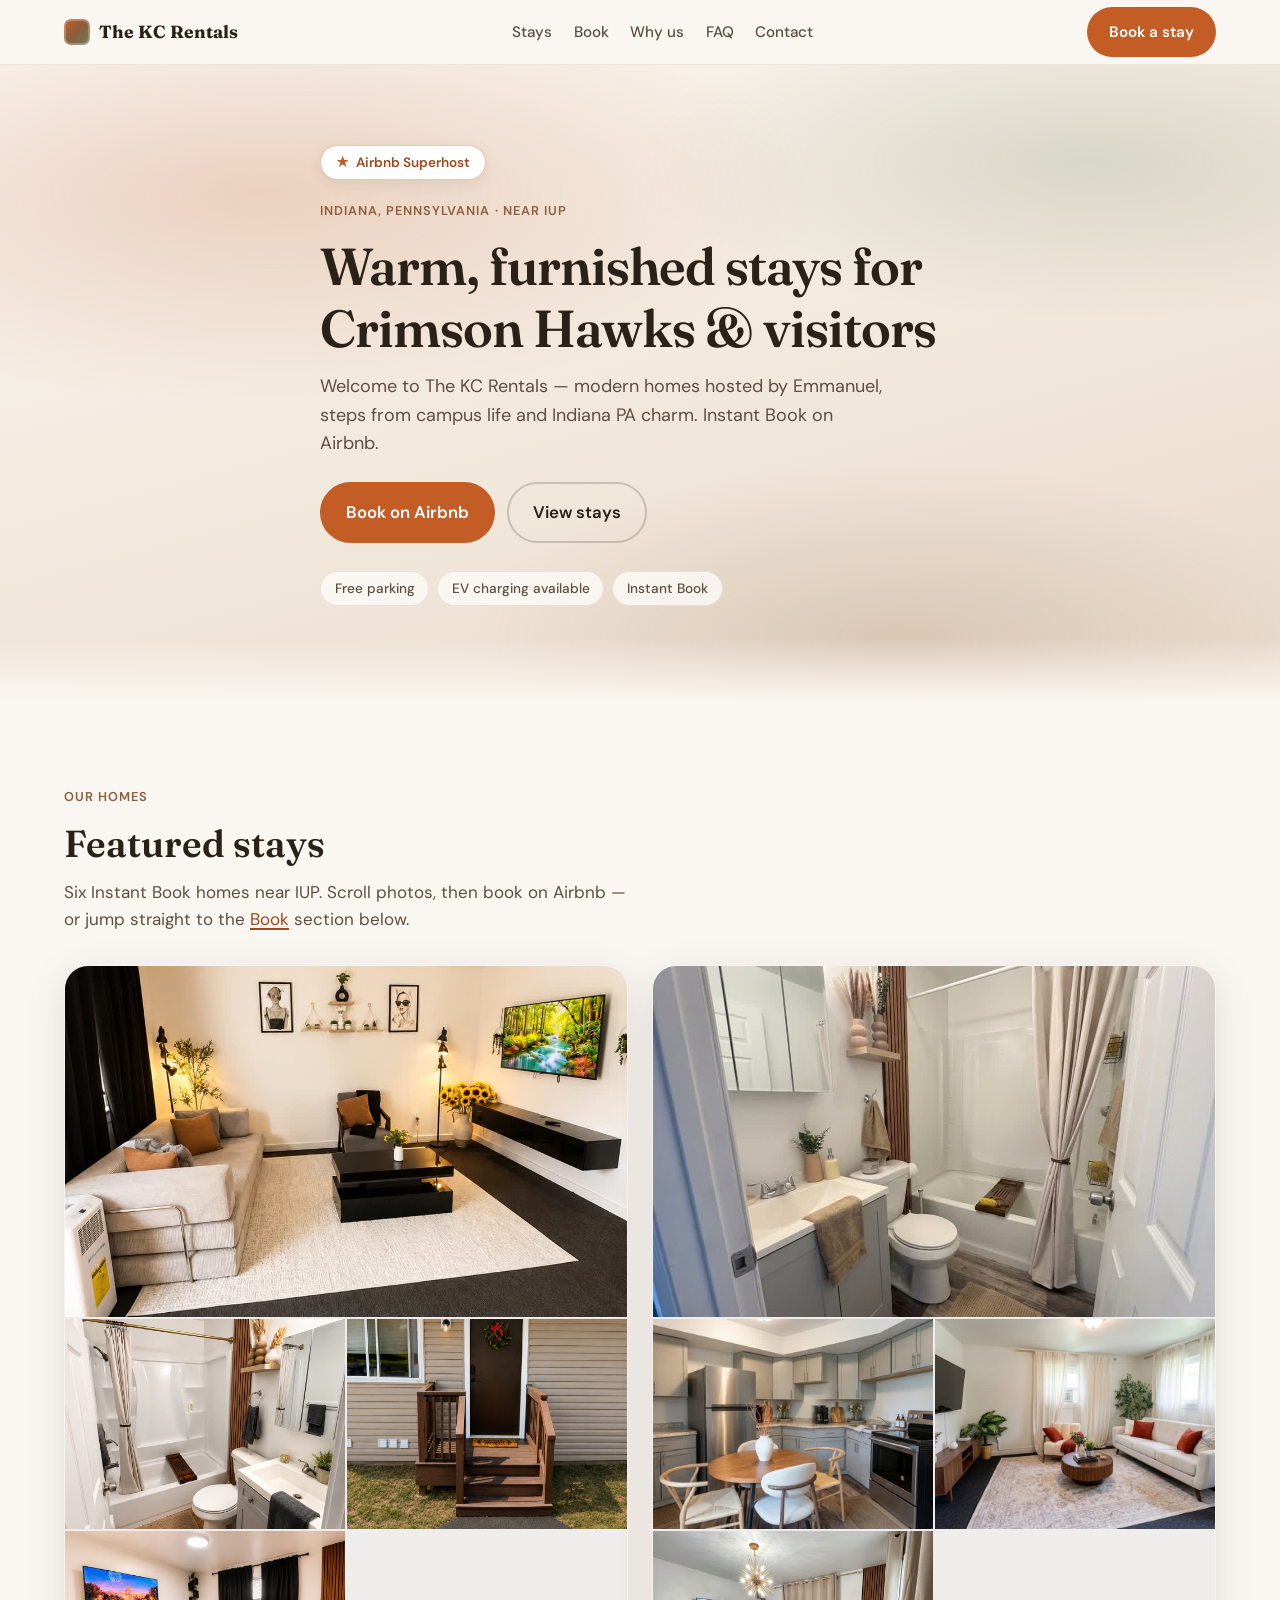
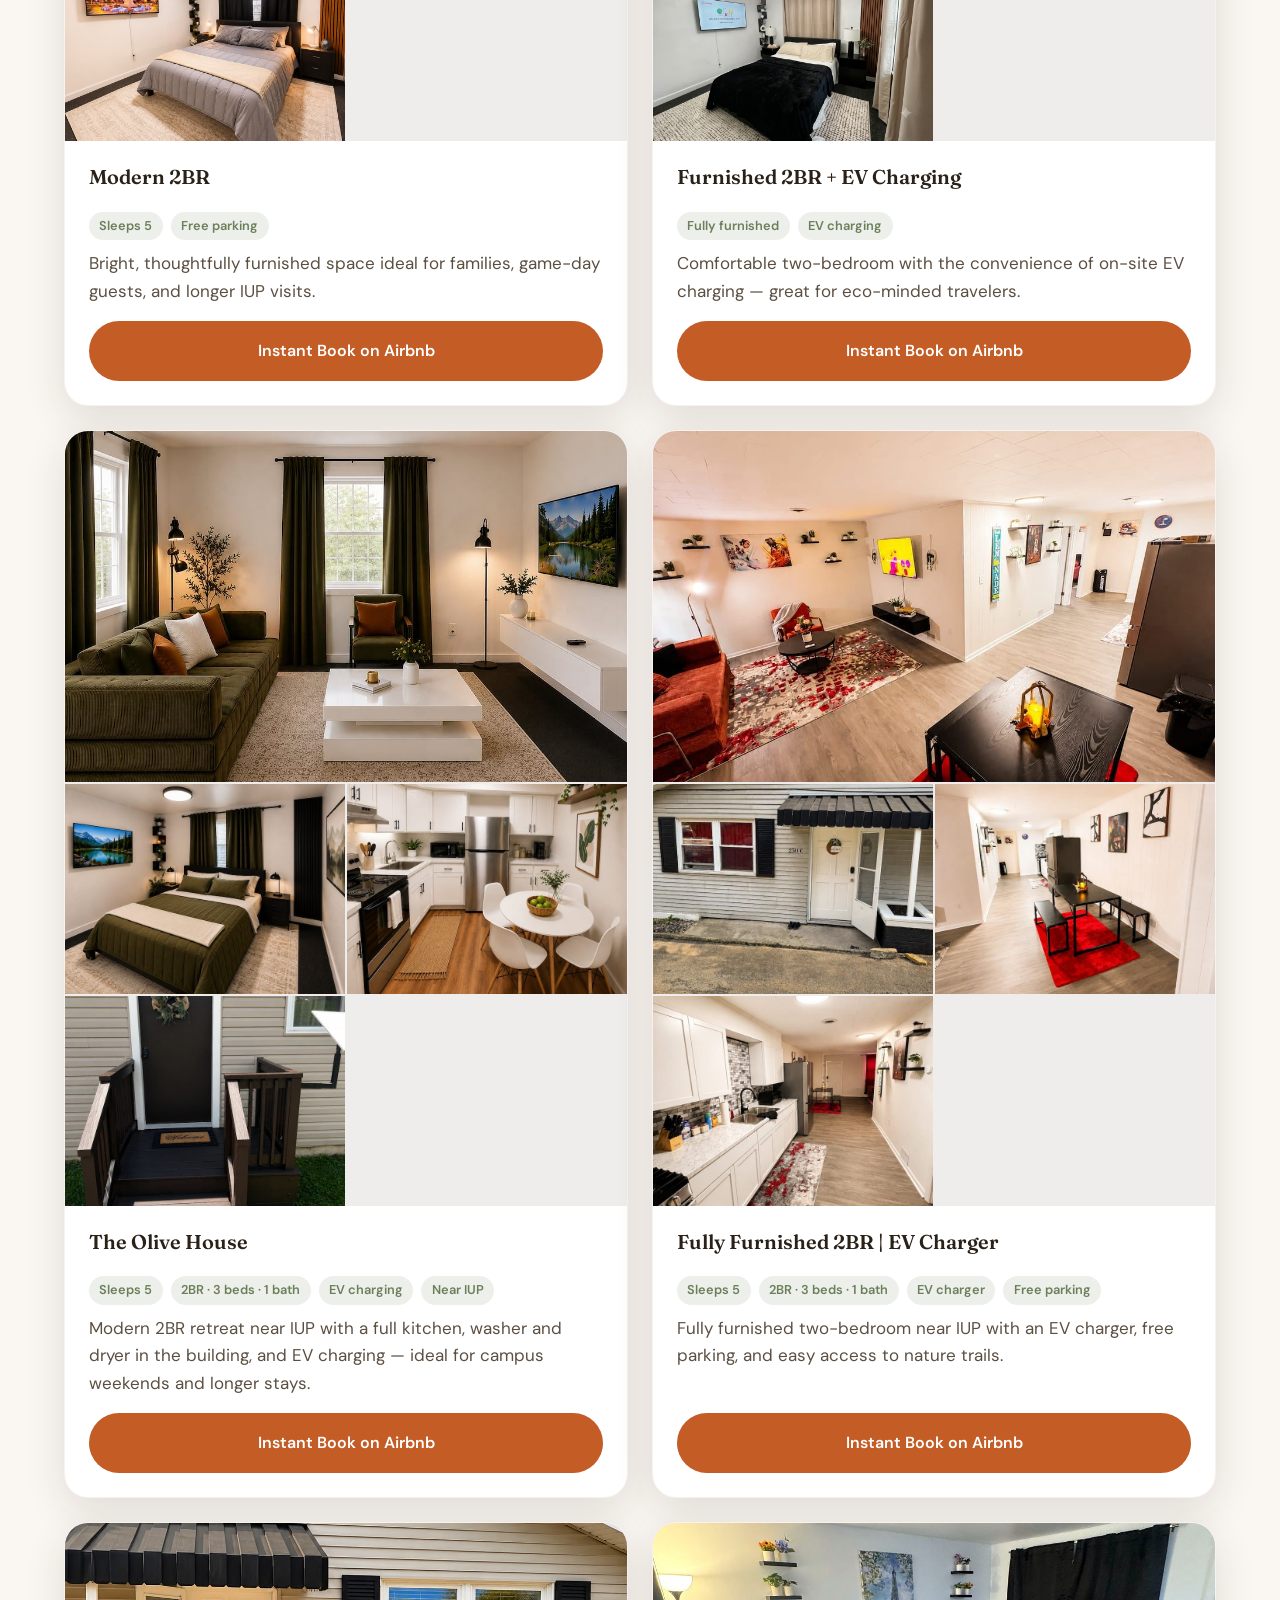
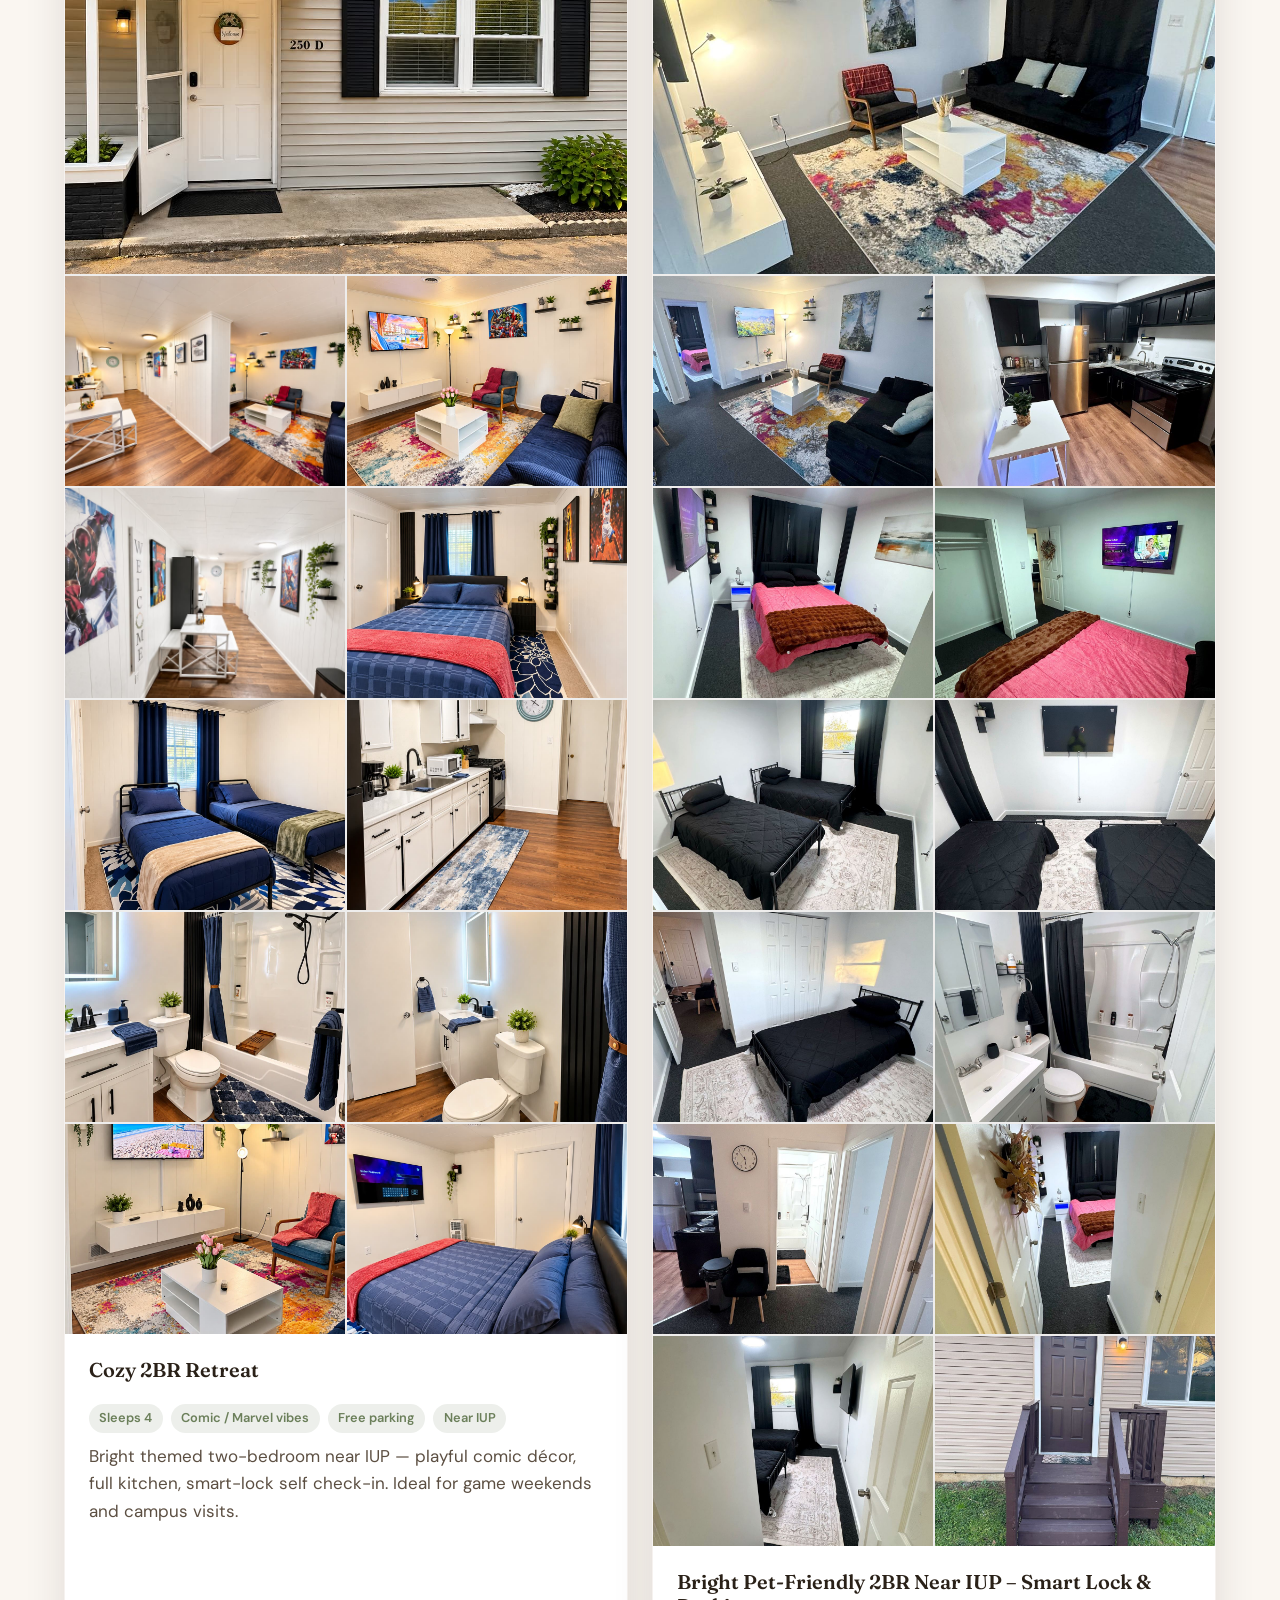
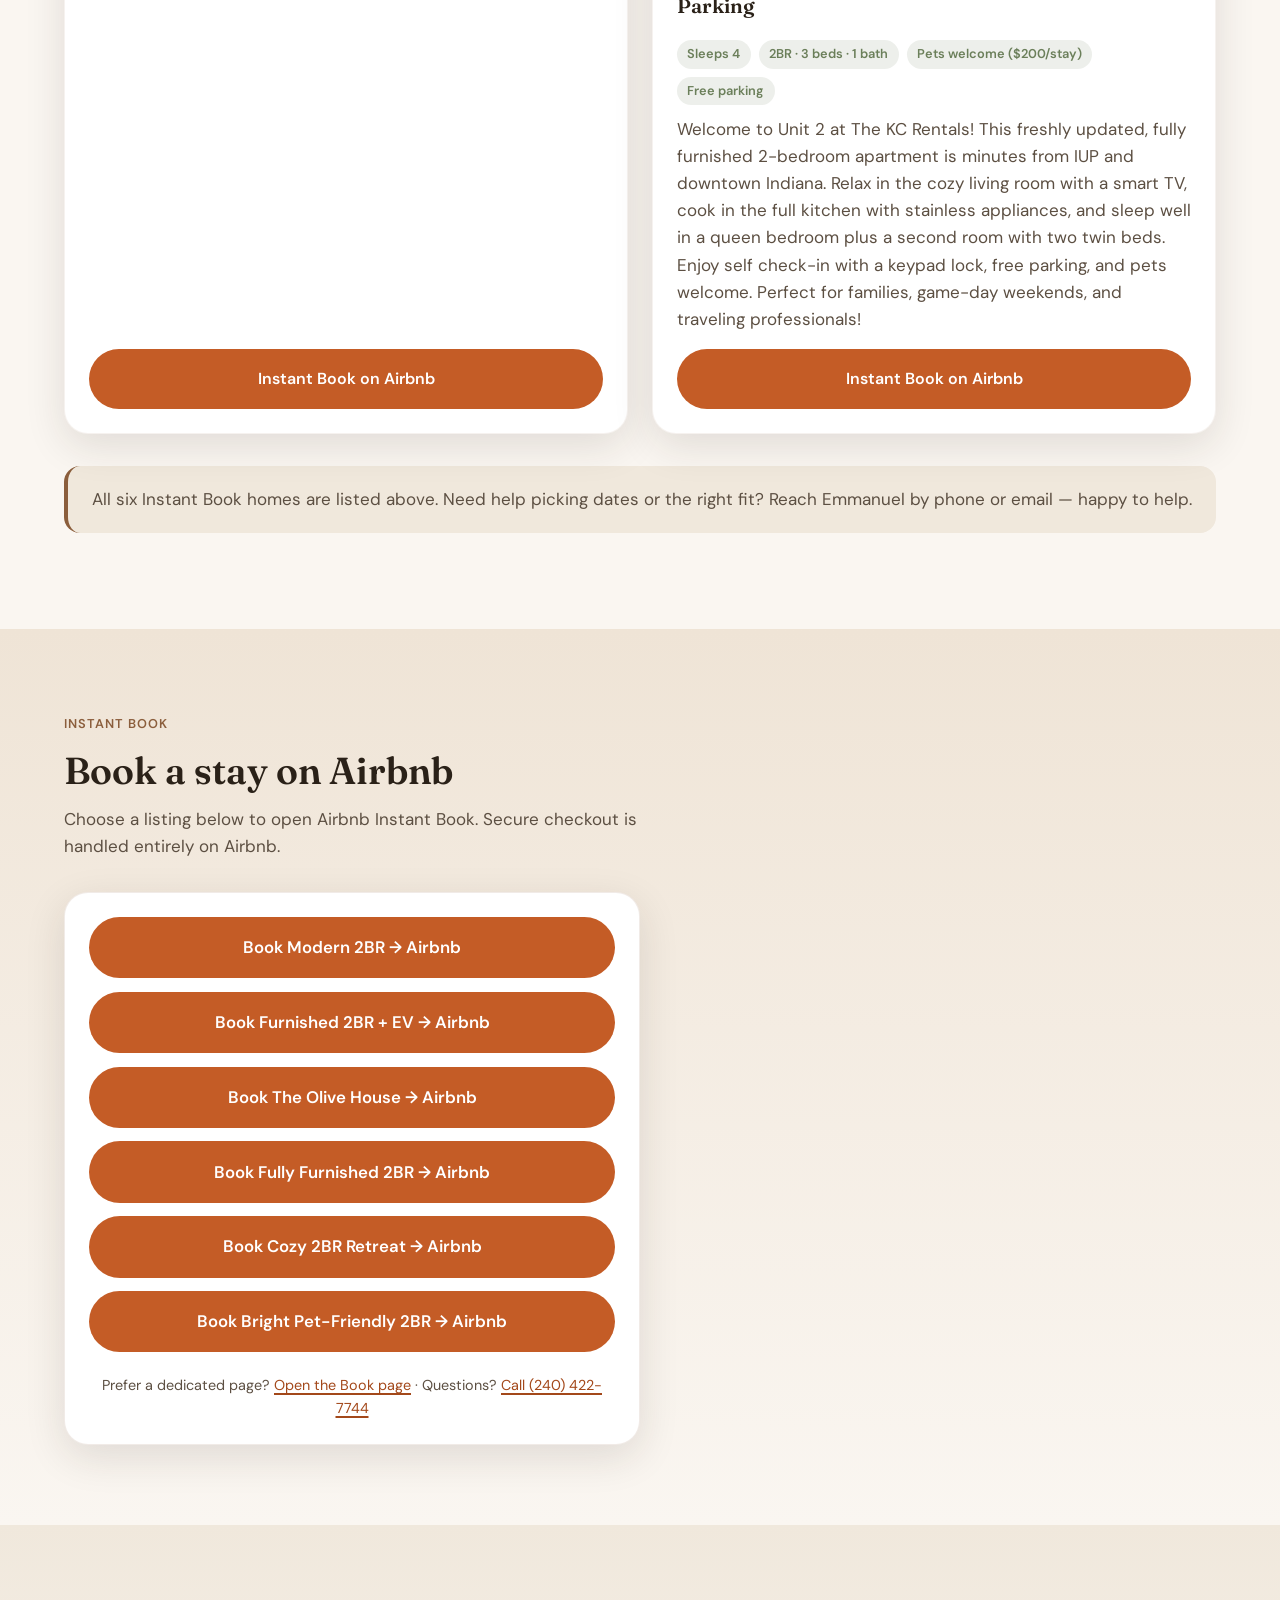
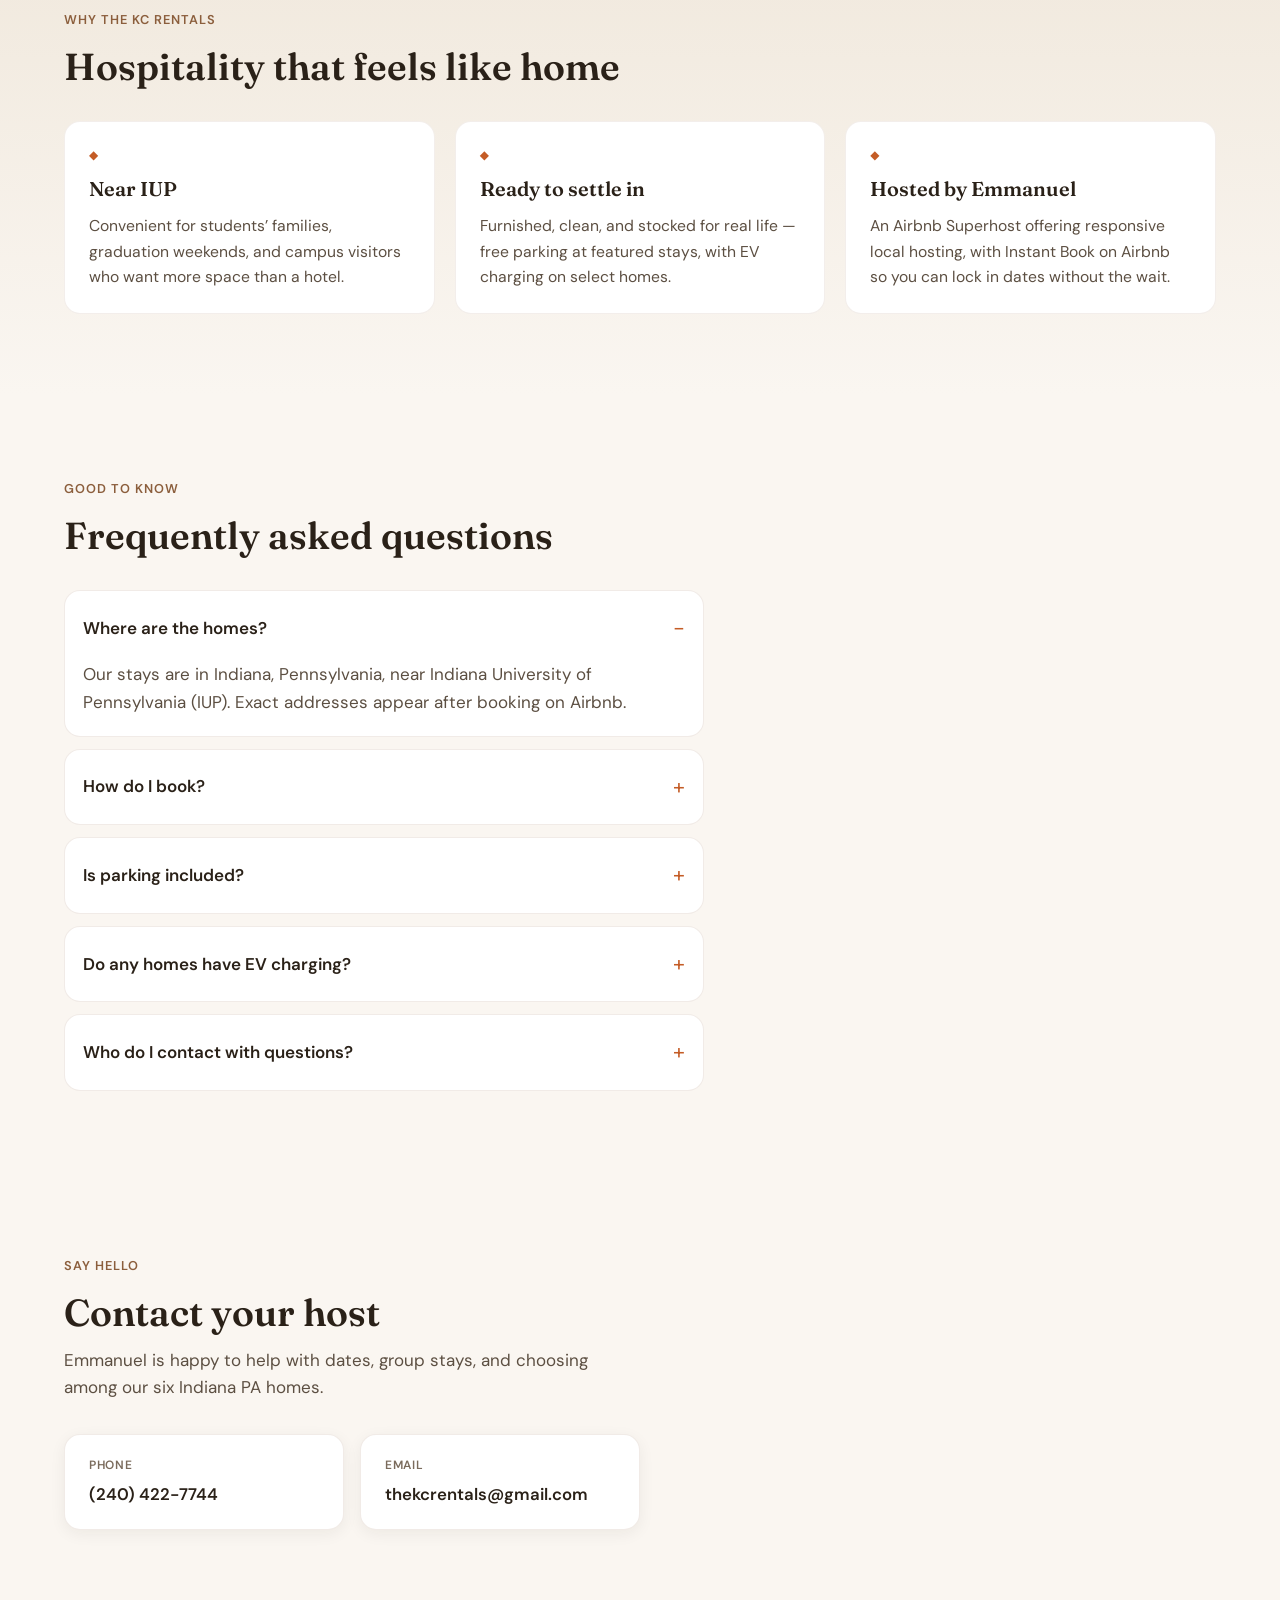
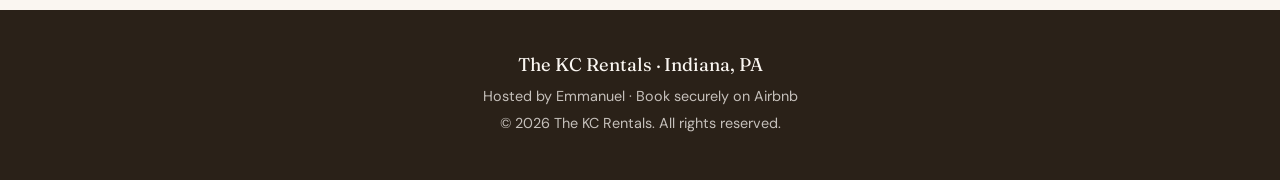
<file: index.html>
<!DOCTYPE html>
<html lang="en">
<head>
  <meta charset="UTF-8" />
  <meta name="viewport" content="width=device-width, initial-scale=1" />
  <title>The KC Rentals | Furnished Stays Near IUP · Indiana, PA</title>
  <meta name="description" content="The KC Rentals — modern furnished homes near IUP in Indiana, PA. Instant Book on Airbnb. Hosted by Emmanuel. Free parking, EV charging, and more." />
  <meta name="theme-color" content="#8B4513" />
  <link rel="preconnect" href="https://fonts.googleapis.com" />
  <link rel="preconnect" href="https://fonts.gstatic.com" crossorigin />
  <link href="https://fonts.googleapis.com/css2?family=DM+Sans:ital,opsz,wght@0,9..40,400;0,9..40,500;0,9..40,600;0,9..40,700;1,9..40,400&family=Fraunces:opsz,wght@9..144,500;9..144,600;9..144,700&display=swap" rel="stylesheet" />
  <link rel="stylesheet" href="styles.css" />
</head>
<body>
  <a class="skip-link" href="#main">Skip to content</a>

  <header class="site-header">
    <div class="container header-inner">
      <a class="logo" href="#top" aria-label="The KC Rentals home">
        <span class="logo-mark" aria-hidden="true"></span>
        <span class="logo-text">The KC Rentals</span>
      </a>
      <nav class="nav" aria-label="Primary">
        <a href="#stays">Stays</a>
        <a href="#book">Book</a>
        <a href="#why">Why us</a>
        <a href="#faq">FAQ</a>
        <a href="#contact">Contact</a>
      </nav>
      <a class="btn btn-primary header-cta" href="#book">Book a stay</a>
    </div>
  </header>

  <main id="main">
    <section class="hero" id="top">
      <div class="hero-bg" aria-hidden="true"></div>
      <div class="container hero-content">
        <p class="superhost-badge"><span class="superhost-star" aria-hidden="true">★</span> Airbnb Superhost</p>
        <p class="eyebrow">Indiana, Pennsylvania · Near IUP</p>
        <h1>Warm, furnished stays for Crimson Hawks &amp; visitors</h1>
        <p class="lead">
          Welcome to The KC Rentals — modern homes hosted by Emmanuel, steps from campus life and Indiana PA charm. Instant Book on Airbnb.
        </p>
        <div class="hero-actions">
          <a class="btn btn-primary btn-lg" href="#book">Book on Airbnb</a>
          <a class="btn btn-ghost btn-lg" href="#stays">View stays</a>
        </div>
        <ul class="hero-pills" aria-label="Highlights">
          <li>Free parking</li>
          <li>EV charging available</li>
          <li>Instant Book</li>
        </ul>
      </div>
    </section>

    <section class="stays section" id="stays">
      <div class="container">
        <header class="section-header">
          <p class="eyebrow">Our homes</p>
          <h2>Featured stays</h2>
          <p class="section-intro">Six Instant Book homes near IUP. Scroll photos, then book on Airbnb — or jump straight to the <a href="#book">Book</a> section below.</p>
        </header>

        <div class="stays-grid">
          <article class="stay-card" id="modern-2br">
            <div class="stay-gallery" aria-label="Photos of Modern 2BR">
              <img src="images/modern-1.jpg" width="1000" height="1333" alt="Modern 2BR living room with gray sectional sofa, black coffee table, and wall-mounted TV" loading="eager" />
              <img src="images/modern-2.jpg" width="1000" height="1333" alt="Modern 2BR bathroom with wood accent wall, gray vanity, and bathtub" loading="lazy" />
              <img src="images/modern-3.jpg" width="1000" height="1333" alt="Modern 2BR front entrance with porch steps and unit door" loading="lazy" />
              <img src="images/modern-4.jpg" width="1000" height="1333" alt="Modern 2BR bedroom with gray quilted bedding, black nightstands, and wall-mounted TV" loading="lazy" />
            </div>
            <div class="stay-body">
              <h3>Modern 2BR</h3>
              <ul class="stay-meta">
                <li>Sleeps 5</li>
                <li>Free parking</li>
              </ul>
              <p>Bright, thoughtfully furnished space ideal for families, game-day guests, and longer IUP visits.</p>
              <a class="btn btn-primary btn-block btn-book"
                 href="https://www.airbnb.com/rooms/1725747304300638396"
                 target="_blank"
                 rel="noopener noreferrer">
                Instant Book on Airbnb
              </a>
            </div>
          </article>

          <article class="stay-card" id="furnished-2br">
            <div class="stay-gallery" aria-label="Photos of Furnished 2BR with EV charging">
              <img src="images/furnished-1.jpg" width="1000" height="1333" alt="Furnished 2BR bathroom with gray vanity, wood accent panel, and bathtub tray" loading="eager" />
              <img src="images/furnished-2.jpg" width="1000" height="1333" alt="Furnished 2BR kitchen and dining area with stainless appliances and round wood table" loading="lazy" />
              <img src="images/furnished-3.jpg" width="1000" height="1333" alt="Furnished 2BR living room with cream sofa, round wood coffee table, and wall-mounted TV" loading="lazy" />
              <img src="images/furnished-4.jpg" width="1000" height="1333" alt="Furnished 2BR bedroom with gold chandelier, black bedding, and wood accent wall" loading="lazy" />
            </div>
            <div class="stay-body">
              <h3>Furnished 2BR + EV Charging</h3>
              <ul class="stay-meta">
                <li>Fully furnished</li>
                <li>EV charging</li>
              </ul>
              <p>Comfortable two-bedroom with the convenience of on-site EV charging — great for eco-minded travelers.</p>
              <a class="btn btn-primary btn-block btn-book"
                 href="https://www.airbnb.com/rooms/1691664304254164466"
                 target="_blank"
                 rel="noopener noreferrer">
                Instant Book on Airbnb
              </a>
            </div>
          </article>

          <article class="stay-card" id="olive-house">
            <div class="stay-gallery" aria-label="Photos of The Olive House">
              <img src="images/olive-1.jpg" width="960" height="768" alt="The Olive House living room with modern furnishings and warm lighting" loading="lazy" />
              <img src="images/olive-2.jpg" width="720" height="540" alt="The Olive House kitchen and dining area" loading="lazy" />
              <img src="images/olive-3.jpg" width="720" height="900" alt="The Olive House bedroom with cozy bedding" loading="lazy" />
              <img src="images/olive-4.jpg" width="720" height="960" alt="The Olive House bathroom and laundry details" loading="lazy" />
            </div>
            <div class="stay-body">
              <h3>The Olive House</h3>
              <ul class="stay-meta">
                <li>Sleeps 5</li>
                <li>2BR · 3 beds · 1 bath</li>
                <li>EV charging</li>
                <li>Near IUP</li>
              </ul>
              <p>Modern 2BR retreat near IUP with a full kitchen, washer and dryer in the building, and EV charging — ideal for campus weekends and longer stays.</p>
              <a class="btn btn-primary btn-block btn-book"
                 href="https://www.airbnb.com/rooms/1732161385651976965"
                 target="_blank"
                 rel="noopener noreferrer">
                Instant Book on Airbnb
              </a>
            </div>
          </article>

          <article class="stay-card" id="fully-furnished-2br">
            <div class="stay-gallery" aria-label="Photos of Fully Furnished 2BR with EV charger">
              <img src="images/fully-1.jpg" width="960" height="720" alt="Fully Furnished 2BR living space with modern décor" loading="lazy" />
              <img src="images/fully-2.jpg" width="720" height="960" alt="Fully Furnished 2BR bedroom with comfortable bedding" loading="lazy" />
              <img src="images/fully-3.jpg" width="720" height="960" alt="Fully Furnished 2BR kitchen and dining area" loading="lazy" />
              <img src="images/fully-4.jpg" width="720" height="960" alt="Fully Furnished 2BR bathroom and amenities" loading="lazy" />
            </div>
            <div class="stay-body">
              <h3>Fully Furnished 2BR | EV Charger</h3>
              <ul class="stay-meta">
                <li>Sleeps 5</li>
                <li>2BR · 3 beds · 1 bath</li>
                <li>EV charger</li>
                <li>Free parking</li>
              </ul>
              <p>Fully furnished two-bedroom near IUP with an EV charger, free parking, and easy access to nature trails.</p>
              <a class="btn btn-primary btn-block btn-book"
                 href="https://www.airbnb.com/rooms/1753961144362822842"
                 target="_blank"
                 rel="noopener noreferrer">
                Instant Book on Airbnb
              </a>
            </div>
          </article>


          <article class="stay-card" id="cozy-2br-comic">
            <div class="stay-gallery" aria-label="Photos of Cozy 2BR Retreat">
              <img src="images/comic-1.jpg" width="1400" height="1050" alt="Cozy 2BR Retreat exterior entrance labeled 250 D with smart lock" loading="lazy" />
              <img src="images/comic-2.jpg" width="1400" height="1050" alt="Cozy 2BR open living, dining, and kitchen with Marvel art" loading="lazy" />
              <img src="images/comic-3.jpg" width="1400" height="1050" alt="Cozy 2BR living room with navy sofa, colorful rug, and TV" loading="lazy" />
              <img src="images/comic-4.jpg" width="1400" height="1050" alt="Cozy 2BR hallway and dining with comic art and plant shelves" loading="lazy" />
              <img src="images/comic-5.jpg" width="1400" height="1050" alt="Cozy 2BR primary bedroom with queen bed and basketball wall art" loading="lazy" />
              <img src="images/comic-6.jpg" width="1400" height="1050" alt="Cozy 2BR second bedroom with twin beds" loading="lazy" />
              <img src="images/comic-7.jpg" width="1400" height="1050" alt="Cozy 2BR kitchen with white cabinets and appliances" loading="lazy" />
              <img src="images/comic-8.jpg" width="1400" height="1050" alt="Cozy 2BR bathroom with bathtub and shower" loading="lazy" />
              <img src="images/comic-9.jpg" width="1400" height="1050" alt="Cozy 2BR bathroom vanity and toilet" loading="lazy" />
              <img src="images/comic-10.jpg" width="1400" height="1050" alt="Cozy 2BR living room seating and coffee table" loading="lazy" />
              <img src="images/comic-11.jpg" width="1400" height="1050" alt="Cozy 2BR bedroom with TV and blue bedding" loading="lazy" />
            </div>
            <div class="stay-body">
              <h3>Cozy 2BR Retreat</h3>
              <ul class="stay-meta">
                <li>Sleeps 4</li>
                <li>Comic / Marvel vibes</li>
                <li>Free parking</li>
                <li>Near IUP</li>
              </ul>
              <p>Bright themed two-bedroom near IUP — playful comic décor, full kitchen, smart-lock self check-in. Ideal for game weekends and campus visits.</p>
              <a class="btn btn-primary btn-block btn-book"
                 href="https://www.airbnb.com/rooms/1781890063243931094"
                 target="_blank"
                 rel="noopener noreferrer">
                Instant Book on Airbnb
              </a>
            </div>
          </article>

          <article class="stay-card" id="bright-pet-friendly-2br">
            <div class="stay-gallery" aria-label="Photos of Bright Pet-Friendly 2BR">
              <img src="images/fairview2-1.jpg" width="1050" height="1400" alt="Bright Pet-Friendly 2BR living room with sofa, accent chair, and wall-mounted smart TV" loading="lazy" />
              <img src="images/fairview2-2.jpg" width="1050" height="1400" alt="Bright Pet-Friendly 2BR living room seating and cozy rug" loading="lazy" />
              <img src="images/fairview2-3.jpg" width="1050" height="1400" alt="Bright Pet-Friendly 2BR kitchen with stainless appliances and dining table" loading="lazy" />
              <img src="images/fairview2-4.jpg" width="1050" height="1400" alt="Bright Pet-Friendly 2BR queen bedroom with smart TV and LED nightstands" loading="lazy" />
              <img src="images/fairview2-5.jpg" width="1050" height="1400" alt="Bright Pet-Friendly 2BR queen bedroom with closet" loading="lazy" />
              <img src="images/fairview2-6.jpg" width="1050" height="1400" alt="Bright Pet-Friendly 2BR second bedroom with two twin beds and window" loading="lazy" />
              <img src="images/fairview2-7.jpg" width="1050" height="1400" alt="Bright Pet-Friendly 2BR second bedroom with two twin beds and smart TV" loading="lazy" />
              <img src="images/fairview2-8.jpg" width="1050" height="1400" alt="Bright Pet-Friendly 2BR twin bedroom with sunlight" loading="lazy" />
              <img src="images/fairview2-9.jpg" width="1050" height="1400" alt="Bright Pet-Friendly 2BR full bathroom with tub and shower" loading="lazy" />
              <img src="images/fairview2-10.jpg" width="1050" height="1400" alt="Bright Pet-Friendly 2BR hallway connecting kitchen, bath, and bedrooms" loading="lazy" />
              <img src="images/fairview2-11.jpg" width="1050" height="1400" alt="Bright Pet-Friendly 2BR view into the queen bedroom" loading="lazy" />
              <img src="images/fairview2-12.jpg" width="1050" height="1400" alt="Bright Pet-Friendly 2BR view into the twin bedroom" loading="lazy" />
              <img src="images/fairview2-13.jpg" width="1050" height="1400" alt="Bright Pet-Friendly 2BR front entrance with keypad smart lock" loading="lazy" />
            </div>
            <div class="stay-body">
              <h3>Bright Pet-Friendly 2BR Near IUP – Smart Lock &amp; Parking</h3>
              <ul class="stay-meta">
                <li>Sleeps 4</li>
                <li>2BR · 3 beds · 1 bath</li>
                <li>Pets welcome ($200/stay)</li>
                <li>Free parking</li>
              </ul>
              <p>Welcome to Unit 2 at The KC Rentals! This freshly updated, fully furnished 2-bedroom apartment is minutes from IUP and downtown Indiana. Relax in the cozy living room with a smart TV, cook in the full kitchen with stainless appliances, and sleep well in a queen bedroom plus a second room with two twin beds. Enjoy self check-in with a keypad lock, free parking, and pets welcome. Perfect for families, game-day weekends, and traveling professionals!</p>
              <a class="btn btn-primary btn-block btn-book"
                 href="https://www.airbnb.com/rooms/1803267863651412938"
                 target="_blank"
                 rel="noopener noreferrer">
                Instant Book on Airbnb
              </a>
            </div>
          </article>

        </div>

        <p class="more-homes">
          All six Instant Book homes are listed above. Need help picking dates or the right fit? Reach Emmanuel by phone or email — happy to help.
        </p>
      </div>
    </section>

    <section class="book section" id="book">
      <div class="container">
        <header class="section-header">
          <p class="eyebrow">Instant Book</p>
          <h2>Book a stay on Airbnb</h2>
          <p class="section-intro">Choose a listing below to open Airbnb Instant Book. Secure checkout is handled entirely on Airbnb.</p>
        </header>
        <div class="book-panel">
          <a class="btn btn-primary btn-lg btn-block"
             href="https://www.airbnb.com/rooms/1725747304300638396"
             target="_blank"
             rel="noopener noreferrer">
            Book Modern 2BR → Airbnb
          </a>
          <a class="btn btn-primary btn-lg btn-block"
             href="https://www.airbnb.com/rooms/1691664304254164466"
             target="_blank"
             rel="noopener noreferrer">
            Book Furnished 2BR + EV → Airbnb
          </a>
          <a class="btn btn-primary btn-lg btn-block"
             href="https://www.airbnb.com/rooms/1732161385651976965"
             target="_blank"
             rel="noopener noreferrer">
            Book The Olive House → Airbnb
          </a>
          <a class="btn btn-primary btn-lg btn-block"
             href="https://www.airbnb.com/rooms/1753961144362822842"
             target="_blank"
             rel="noopener noreferrer">
            Book Fully Furnished 2BR → Airbnb
          </a>
          <a class="btn btn-primary btn-lg btn-block"
             href="https://www.airbnb.com/rooms/1781890063243931094"
             target="_blank"
             rel="noopener noreferrer">
            Book Cozy 2BR Retreat → Airbnb
          </a>
          <a class="btn btn-primary btn-lg btn-block"
             href="https://www.airbnb.com/rooms/1803267863651412938"
             target="_blank"
             rel="noopener noreferrer">
            Book Bright Pet-Friendly 2BR → Airbnb
          </a>

          <p class="book-alt">Prefer a dedicated page? <a href="book.html">Open the Book page</a> · Questions? <a href="tel:+12404227744">Call (240) 422-7744</a></p>
        </div>
      </div>
    </section>

    <section class="why section" id="why">
      <div class="container">
        <header class="section-header">
          <p class="eyebrow">Why The KC Rentals</p>
          <h2>Hospitality that feels like home</h2>
        </header>
        <div class="why-grid">
          <div class="why-card">
            <span class="why-icon" aria-hidden="true">◆</span>
            <h3>Near IUP</h3>
            <p>Convenient for students’ families, graduation weekends, and campus visitors who want more space than a hotel.</p>
          </div>
          <div class="why-card">
            <span class="why-icon" aria-hidden="true">◆</span>
            <h3>Ready to settle in</h3>
            <p>Furnished, clean, and stocked for real life — free parking at featured stays, with EV charging on select homes.</p>
          </div>
          <div class="why-card">
            <span class="why-icon" aria-hidden="true">◆</span>
            <h3>Hosted by Emmanuel</h3>
            <p>An Airbnb Superhost offering responsive local hosting, with Instant Book on Airbnb so you can lock in dates without the wait.</p>
          </div>
        </div>
      </div>
    </section>

    <section class="faq section" id="faq">
      <div class="container">
        <header class="section-header">
          <p class="eyebrow">Good to know</p>
          <h2>Frequently asked questions</h2>
        </header>
        <div class="faq-list">
          <details class="faq-item" open>
            <summary>Where are the homes?</summary>
            <p>Our stays are in Indiana, Pennsylvania, near Indiana University of Pennsylvania (IUP). Exact addresses appear after booking on Airbnb.</p>
          </details>
          <details class="faq-item">
            <summary>How do I book?</summary>
            <p>Tap <a href="#book">Book a stay</a> or use Instant Book on any of our six Airbnb listings. Prefer help choosing dates? Call or email Emmanuel and we’ll help.</p>
          </details>
          <details class="faq-item">
            <summary>Is parking included?</summary>
            <p>Yes — free parking is available at our featured stays (including Modern 2BR and Fully Furnished 2BR). Confirm details on each Airbnb listing.</p>
          </details>
          <details class="faq-item">
            <summary>Do any homes have EV charging?</summary>
            <p>Yes — EV charging is available at Furnished 2BR, The Olive House, and Fully Furnished 2BR. Confirm availability and instructions on each Airbnb listing.</p>
          </details>
          <details class="faq-item">
            <summary>Who do I contact with questions?</summary>
            <p>Reach Emmanuel at <a href="tel:+12404227744">(240) 422-7744</a> or <a href="mailto:thekcrentals@gmail.com">thekcrentals@gmail.com</a>.</p>
          </details>
        </div>
      </div>
    </section>

    <section class="contact section" id="contact">
      <div class="container contact-inner">
        <header class="section-header">
          <p class="eyebrow">Say hello</p>
          <h2>Contact your host</h2>
          <p class="section-intro">Emmanuel is happy to help with dates, group stays, and choosing among our six Indiana PA homes.</p>
        </header>
        <div class="contact-cards">
          <a class="contact-card" href="tel:+12404227744">
            <span class="contact-label">Phone</span>
            <span class="contact-value">(240) 422-7744</span>
          </a>
          <a class="contact-card" href="mailto:thekcrentals@gmail.com">
            <span class="contact-label">Email</span>
            <span class="contact-value">thekcrentals@gmail.com</span>
          </a>
        </div>
      </div>
    </section>
  </main>

  <footer class="site-footer">
    <div class="container footer-inner">
      <p class="footer-brand">The KC Rentals · Indiana, PA</p>
      <p class="footer-note">Hosted by Emmanuel · Book securely on Airbnb</p>
      <p class="footer-copy">&copy; <span id="year"></span> The KC Rentals. All rights reserved.</p>
    </div>
  </footer>

  <div class="mobile-cta" role="region" aria-label="Quick booking">
    <a class="btn btn-primary" href="#book">Book a stay</a>
  </div>

  <script>
    document.getElementById('year').textContent = new Date().getFullYear();
  </script>
</body>
</html>
</file>
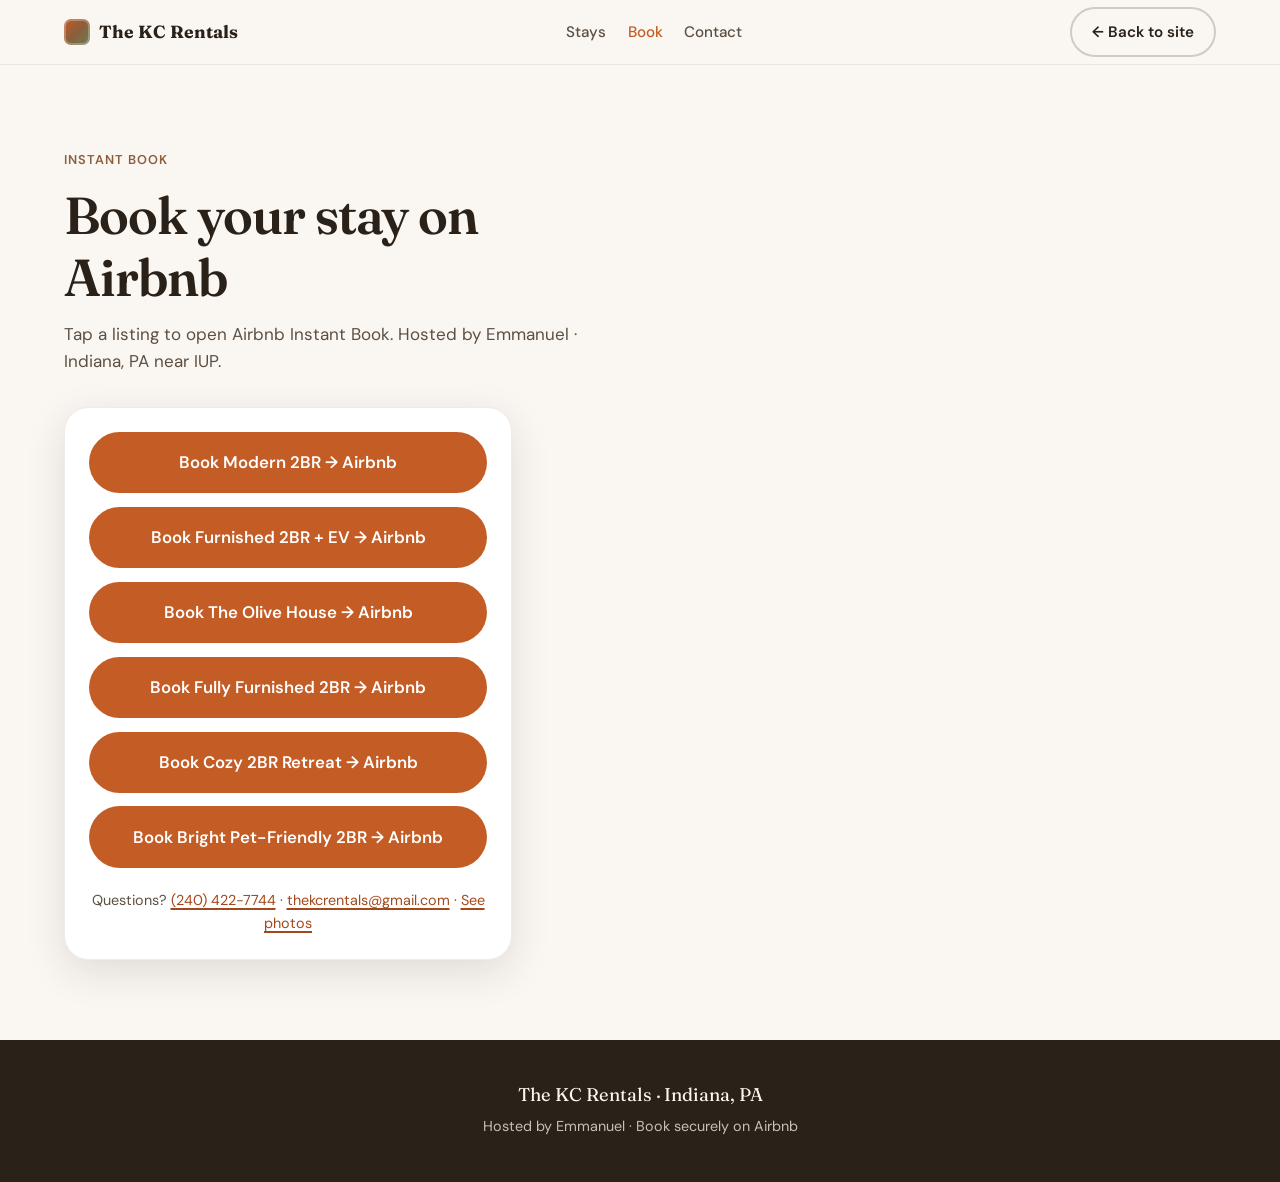
<file: book.html>
<!DOCTYPE html>
<html lang="en">
<head>
  <meta charset="UTF-8" />
  <meta name="viewport" content="width=device-width, initial-scale=1" />
  <title>Book a Stay | The KC Rentals · Indiana, PA</title>
  <meta name="description" content="Instant Book The KC Rentals on Airbnb — six furnished homes near IUP in Indiana, PA, including EV charging and free parking options." />
  <meta name="theme-color" content="#8B4513" />
  <link rel="preconnect" href="https://fonts.googleapis.com" />
  <link rel="preconnect" href="https://fonts.gstatic.com" crossorigin />
  <link href="https://fonts.googleapis.com/css2?family=DM+Sans:ital,opsz,wght@0,9..40,400;0,9..40,500;0,9..40,600;0,9..40,700;1,9..40,400&family=Fraunces:opsz,wght@9..144,500;9..144,600;9..144,700&display=swap" rel="stylesheet" />
  <link rel="stylesheet" href="styles.css" />
</head>
<body class="book-page">
  <a class="skip-link" href="#main">Skip to content</a>

  <header class="site-header">
    <div class="container header-inner">
      <a class="logo" href="index.html" aria-label="The KC Rentals home">
        <span class="logo-mark" aria-hidden="true"></span>
        <span class="logo-text">The KC Rentals</span>
      </a>
      <nav class="nav" aria-label="Primary">
        <a href="index.html#stays">Stays</a>
        <a href="book.html" aria-current="page">Book</a>
        <a href="index.html#contact">Contact</a>
      </nav>
      <a class="btn btn-ghost header-cta" href="index.html">← Back to site</a>
    </div>
  </header>

  <main id="main" class="section book-page-main">
    <div class="container">
      <header class="section-header">
        <p class="eyebrow">Instant Book</p>
        <h1>Book your stay on Airbnb</h1>
        <p class="section-intro">Tap a listing to open Airbnb Instant Book. Hosted by Emmanuel · Indiana, PA near IUP.</p>
      </header>

      <div class="book-panel book-panel-standalone">
        <a class="btn btn-primary btn-lg btn-block"
           href="https://www.airbnb.com/rooms/1725747304300638396"
           target="_blank"
           rel="noopener noreferrer">
          Book Modern 2BR → Airbnb
        </a>
        <a class="btn btn-primary btn-lg btn-block"
           href="https://www.airbnb.com/rooms/1691664304254164466"
           target="_blank"
           rel="noopener noreferrer">
          Book Furnished 2BR + EV → Airbnb
        </a>
        <a class="btn btn-primary btn-lg btn-block"
           href="https://www.airbnb.com/rooms/1732161385651976965"
           target="_blank"
           rel="noopener noreferrer">
          Book The Olive House → Airbnb
        </a>
        <a class="btn btn-primary btn-lg btn-block"
           href="https://www.airbnb.com/rooms/1753961144362822842"
           target="_blank"
           rel="noopener noreferrer">
          Book Fully Furnished 2BR → Airbnb
        </a>
        <a class="btn btn-primary btn-lg btn-block"
           href="https://www.airbnb.com/rooms/1781890063243931094"
           target="_blank"
           rel="noopener noreferrer">
          Book Cozy 2BR Retreat → Airbnb
        </a>
        <a class="btn btn-primary btn-lg btn-block"
           href="https://www.airbnb.com/rooms/1803267863651412938"
           target="_blank"
           rel="noopener noreferrer">
          Book Bright Pet-Friendly 2BR → Airbnb
        </a>

        <p class="book-alt">
          Questions? <a href="tel:+12404227744">(240) 422-7744</a>
          · <a href="mailto:thekcrentals@gmail.com">thekcrentals@gmail.com</a>
          · <a href="index.html#stays">See photos</a>
        </p>
      </div>
    </div>
  </main>

  <footer class="site-footer">
    <div class="container footer-inner">
      <p class="footer-brand">The KC Rentals · Indiana, PA</p>
      <p class="footer-note">Hosted by Emmanuel · Book securely on Airbnb</p>
    </div>
  </footer>
</body>
</html>
</file>
<file: styles.css>
/* The KC Rentals — warm hospitality, mobile-first */

:root {
  --cream: #faf6f1;
  --cream-deep: #f0e8dc;
  --ink: #2a2118;
  --ink-soft: #5c4f42;
  --muted: #7a6b5c;
  --terracotta: #c45c26;
  --terracotta-deep: #a3481a;
  --clay: #8b5e3c;
  --sage: #6b7f5a;
  --white: #ffffff;
  --shadow: 0 12px 40px rgba(42, 33, 24, 0.12);
  --radius: 1rem;
  --radius-lg: 1.5rem;
  --font-sans: "DM Sans", system-ui, sans-serif;
  --font-display: "Fraunces", Georgia, serif;
  --header-h: 4rem;
  --mobile-cta-h: 4.25rem;
  --max: 72rem;
}

*,
*::before,
*::after {
  box-sizing: border-box;
}

html {
  scroll-behavior: smooth;
}

body {
  margin: 0;
  font-family: var(--font-sans);
  font-size: 1.0625rem;
  line-height: 1.6;
  color: var(--ink);
  background: var(--cream);
  -webkit-font-smoothing: antialiased;
  padding-bottom: var(--mobile-cta-h);
}

img {
  max-width: 100%;
  display: block;
  height: auto;
}

a {
  color: var(--terracotta-deep);
  text-decoration-thickness: 1.5px;
  text-underline-offset: 0.2em;
}

a:hover {
  color: var(--terracotta);
}

h1, h2, h3 {
  font-family: var(--font-display);
  font-weight: 600;
  line-height: 1.2;
  color: var(--ink);
  margin: 0 0 0.75rem;
}

h1 { font-size: clamp(2rem, 6vw, 3.25rem); letter-spacing: -0.02em; }
h2 { font-size: clamp(1.65rem, 4vw, 2.35rem); }
h3 { font-size: 1.25rem; }

p { margin: 0 0 1rem; }

.container {
  width: min(100% - 2rem, var(--max));
  margin-inline: auto;
}

.skip-link {
  position: absolute;
  left: 1rem;
  top: -100px;
  background: var(--ink);
  color: var(--white);
  padding: 0.5rem 1rem;
  z-index: 100;
  border-radius: 0.35rem;
}

.skip-link:focus {
  top: 1rem;
}

/* Header */
.site-header {
  position: sticky;
  top: 0;
  z-index: 50;
  background: rgba(250, 246, 241, 0.92);
  backdrop-filter: blur(10px);
  border-bottom: 1px solid rgba(139, 94, 60, 0.12);
}

.header-inner {
  display: flex;
  align-items: center;
  justify-content: space-between;
  gap: 1rem;
  min-height: var(--header-h);
}

.logo {
  display: inline-flex;
  align-items: center;
  gap: 0.55rem;
  text-decoration: none;
  color: var(--ink);
  font-weight: 700;
}

.logo:hover { color: var(--ink); }

.logo-mark {
  width: 1.65rem;
  height: 1.65rem;
  border-radius: 0.45rem;
  background: linear-gradient(135deg, #c45c26 0%, #8b5e3c 50%, #6b7f5a 100%);
  box-shadow: inset 0 0 0 2px rgba(255, 255, 255, 0.25);
}

.logo-text {
  font-family: var(--font-display);
  font-size: 1.1rem;
}

.nav {
  display: none;
  gap: 1.35rem;
}

.nav a {
  text-decoration: none;
  color: var(--ink-soft);
  font-weight: 500;
  font-size: 0.95rem;
}

.nav a:hover,
.nav a[aria-current="page"] { color: var(--terracotta); }

.header-cta { display: none; }

/* Buttons */
.btn {
  display: inline-flex;
  align-items: center;
  justify-content: center;
  gap: 0.4rem;
  padding: 0.7rem 1.25rem;
  border-radius: 999px;
  font-family: var(--font-sans);
  font-weight: 600;
  font-size: 0.95rem;
  text-decoration: none;
  border: 2px solid transparent;
  cursor: pointer;
  transition: background 0.2s, color 0.2s, border-color 0.2s, transform 0.15s;
  text-align: center;
}

.btn:active { transform: scale(0.98); }

.btn-primary {
  background: var(--terracotta);
  color: var(--white);
}

.btn-primary:hover {
  background: var(--terracotta-deep);
  color: var(--white);
}

.btn-ghost {
  background: transparent;
  color: var(--ink);
  border-color: rgba(42, 33, 24, 0.2);
}

.btn-ghost:hover {
  border-color: var(--terracotta);
  color: var(--terracotta-deep);
  background: rgba(196, 92, 38, 0.06);
}

.btn-lg {
  padding: 0.95rem 1.5rem;
  font-size: 1.05rem;
}

.btn-block {
  width: 100%;
  align-self: stretch;
}

.btn-book {
  margin-top: 0.35rem;
  padding: 0.95rem 1.25rem;
  font-size: 1rem;
}

/* Hero */
.hero {
  position: relative;
  padding: 3.5rem 0 4rem;
  overflow: hidden;
}

.hero-bg {
  position: absolute;
  inset: 0;
  background:
    radial-gradient(ellipse 80% 60% at 20% 20%, rgba(196, 92, 38, 0.22), transparent 55%),
    radial-gradient(ellipse 70% 50% at 85% 15%, rgba(107, 127, 90, 0.2), transparent 50%),
    radial-gradient(ellipse 60% 50% at 70% 90%, rgba(139, 94, 60, 0.18), transparent 55%),
    linear-gradient(165deg, #faf6f1 0%, #f3ebe0 45%, #e8d9c8 100%);
  z-index: 0;
}

.hero-bg::after {
  content: "";
  position: absolute;
  inset: auto 0 0 0;
  height: 4rem;
  background: linear-gradient(to top, var(--cream), transparent);
}

.hero-content {
  position: relative;
  z-index: 1;
  max-width: 40rem;
}

.superhost-badge {
  display: flex;
  align-items: center;
  gap: 0.4rem;
  width: fit-content;
  margin: 0 0 1rem;
  padding: 0.35rem 0.9rem;
  background: var(--white);
  border: 1px solid rgba(196, 92, 38, 0.35);
  border-radius: 999px;
  box-shadow: 0 4px 14px rgba(42, 33, 24, 0.08);
  font-size: 0.85rem;
  font-weight: 600;
  color: var(--terracotta-deep);
}

.superhost-star {
  color: var(--terracotta);
  font-size: 1rem;
  line-height: 1;
}

.eyebrow {
  display: inline-block;
  font-size: 0.8rem;
  font-weight: 600;
  letter-spacing: 0.08em;
  text-transform: uppercase;
  color: var(--clay);
  margin: 0 0 0.85rem;
}

.lead {
  font-size: 1.125rem;
  color: var(--ink-soft);
  max-width: 36rem;
}

.hero-actions {
  display: flex;
  flex-wrap: wrap;
  gap: 0.75rem;
  margin: 1.5rem 0 1.75rem;
}

.hero-pills {
  display: flex;
  flex-wrap: wrap;
  gap: 0.5rem;
  list-style: none;
  padding: 0;
  margin: 0;
}

.hero-pills li {
  background: rgba(255, 255, 255, 0.7);
  border: 1px solid rgba(139, 94, 60, 0.15);
  padding: 0.35rem 0.85rem;
  border-radius: 999px;
  font-size: 0.85rem;
  font-weight: 500;
  color: var(--ink-soft);
}

/* Sections */
.section {
  padding: 4rem 0;
}

.section-header {
  margin-bottom: 2rem;
  max-width: 36rem;
}

.section-intro {
  color: var(--ink-soft);
  margin: 0;
}

/* Stays */
.stays {
  background: var(--cream);
}

.stays-grid {
  display: grid;
  gap: 1.5rem;
}

.stay-card {
  background: var(--white);
  border-radius: var(--radius-lg);
  overflow: hidden;
  box-shadow: var(--shadow);
  border: 1px solid rgba(139, 94, 60, 0.08);
  display: flex;
  flex-direction: column;
}

.stay-gallery {
  display: grid;
  grid-template-columns: 1fr 1fr;
  gap: 2px;
  background: rgba(42, 33, 24, 0.08);
}

.stay-gallery img {
  width: 100%;
  aspect-ratio: 4 / 3;
  object-fit: cover;
  background: var(--cream-deep);
}

.stay-gallery img:first-child {
  grid-column: 1 / -1;
  aspect-ratio: 16 / 10;
}

.stay-body {
  padding: 1.5rem;
  display: flex;
  flex-direction: column;
  flex: 1;
  gap: 0.65rem;
}

.stay-body p {
  color: var(--ink-soft);
  flex: 1;
  margin: 0;
}

.stay-meta {
  display: flex;
  flex-wrap: wrap;
  gap: 0.5rem;
  list-style: none;
  padding: 0;
  margin: 0;
}

.stay-meta li {
  font-size: 0.8rem;
  font-weight: 600;
  color: var(--sage);
  background: rgba(107, 127, 90, 0.12);
  padding: 0.25rem 0.65rem;
  border-radius: 999px;
}

.more-homes {
  margin-top: 2rem;
  padding: 1.25rem 1.5rem;
  background: var(--cream-deep);
  border-radius: var(--radius);
  color: var(--ink-soft);
  border-left: 4px solid var(--clay);
}

/* Book panel */
.book {
  background: linear-gradient(180deg, #efe4d6 0%, var(--cream) 100%);
  scroll-margin-top: calc(var(--header-h) + 0.5rem);
}

.book-panel {
  max-width: 36rem;
  display: flex;
  flex-direction: column;
  gap: 0.85rem;
  padding: 1.5rem;
  background: var(--white);
  border-radius: var(--radius-lg);
  box-shadow: var(--shadow);
  border: 1px solid rgba(139, 94, 60, 0.12);
}

.book-panel-standalone {
  max-width: 28rem;
}

.book-alt {
  margin: 0.5rem 0 0;
  font-size: 0.9rem;
  color: var(--ink-soft);
  text-align: center;
}

.book-page {
  padding-bottom: 0;
}

.book-page-main {
  padding-top: 2.5rem;
  min-height: 60vh;
}

/* Why us */
.why {
  background: linear-gradient(180deg, var(--cream-deep) 0%, var(--cream) 100%);
}

.why-grid {
  display: grid;
  gap: 1.25rem;
}

.why-card {
  background: var(--white);
  padding: 1.5rem;
  border-radius: var(--radius);
  border: 1px solid rgba(139, 94, 60, 0.1);
}

.why-icon {
  display: block;
  color: var(--terracotta);
  font-size: 0.75rem;
  margin-bottom: 0.75rem;
}

.why-card p {
  color: var(--ink-soft);
  margin: 0;
  font-size: 0.98rem;
}

/* FAQ */
.faq-list {
  display: flex;
  flex-direction: column;
  gap: 0.75rem;
  max-width: 40rem;
}

.faq-item {
  background: var(--white);
  border-radius: var(--radius);
  border: 1px solid rgba(139, 94, 60, 0.12);
  padding: 0.25rem 1.15rem;
}

.faq-item summary {
  font-weight: 600;
  padding: 1rem 0;
  cursor: pointer;
  list-style: none;
  display: flex;
  justify-content: space-between;
  align-items: center;
  gap: 1rem;
}

.faq-item summary::-webkit-details-marker { display: none; }

.faq-item summary::after {
  content: "+";
  font-size: 1.35rem;
  font-weight: 400;
  color: var(--terracotta);
  flex-shrink: 0;
}

.faq-item[open] summary::after {
  content: "−";
}

.faq-item p {
  color: var(--ink-soft);
  margin: 0 0 1rem;
  padding-right: 1.5rem;
}

/* Contact */
.contact {
  padding-bottom: 5rem;
}

.contact-cards {
  display: grid;
  gap: 1rem;
}

.contact-card {
  display: flex;
  flex-direction: column;
  gap: 0.35rem;
  padding: 1.35rem 1.5rem;
  background: var(--white);
  border-radius: var(--radius);
  text-decoration: none;
  color: var(--ink);
  border: 1px solid rgba(139, 94, 60, 0.12);
  box-shadow: 0 4px 16px rgba(42, 33, 24, 0.06);
  transition: border-color 0.2s, box-shadow 0.2s;
}

.contact-card:hover {
  border-color: var(--terracotta);
  box-shadow: var(--shadow);
  color: var(--ink);
}

.contact-label {
  font-size: 0.75rem;
  font-weight: 600;
  text-transform: uppercase;
  letter-spacing: 0.06em;
  color: var(--muted);
}

.contact-value {
  font-weight: 600;
  font-size: 1.05rem;
}

/* Footer */
.site-footer {
  background: var(--ink);
  color: rgba(250, 246, 241, 0.75);
  padding: 2.5rem 0;
  font-size: 0.9rem;
}

.footer-inner {
  text-align: center;
}

.footer-brand {
  font-family: var(--font-display);
  color: var(--cream);
  font-size: 1.15rem;
  margin-bottom: 0.35rem;
}

.footer-note,
.footer-copy {
  margin: 0.25rem 0;
}

/* Sticky mobile CTA */
.mobile-cta {
  position: fixed;
  bottom: 0;
  left: 0;
  right: 0;
  z-index: 60;
  padding: 0.75rem 1rem calc(0.75rem + env(safe-area-inset-bottom, 0));
  background: rgba(250, 246, 241, 0.95);
  backdrop-filter: blur(10px);
  border-top: 1px solid rgba(139, 94, 60, 0.15);
  box-shadow: 0 -8px 24px rgba(42, 33, 24, 0.08);
}

.mobile-cta .btn {
  width: 100%;
}

/* Tablet+ */
@media (min-width: 640px) {
  .stays-grid {
    grid-template-columns: 1fr 1fr;
  }

  .why-grid {
    grid-template-columns: repeat(3, 1fr);
  }

  .contact-cards {
    grid-template-columns: 1fr 1fr;
    max-width: 36rem;
  }
}

/* Desktop */
@media (min-width: 768px) {
  body {
    padding-bottom: 0;
  }

  .nav {
    display: flex;
  }

  .header-cta {
    display: inline-flex;
  }

  .mobile-cta {
    display: none;
  }

  .hero {
    padding: 5rem 0 6rem;
  }

  .section {
    padding: 5rem 0;
  }
}

@media (prefers-reduced-motion: reduce) {
  html { scroll-behavior: auto; }
  .btn { transition: none; }
}
</file>
